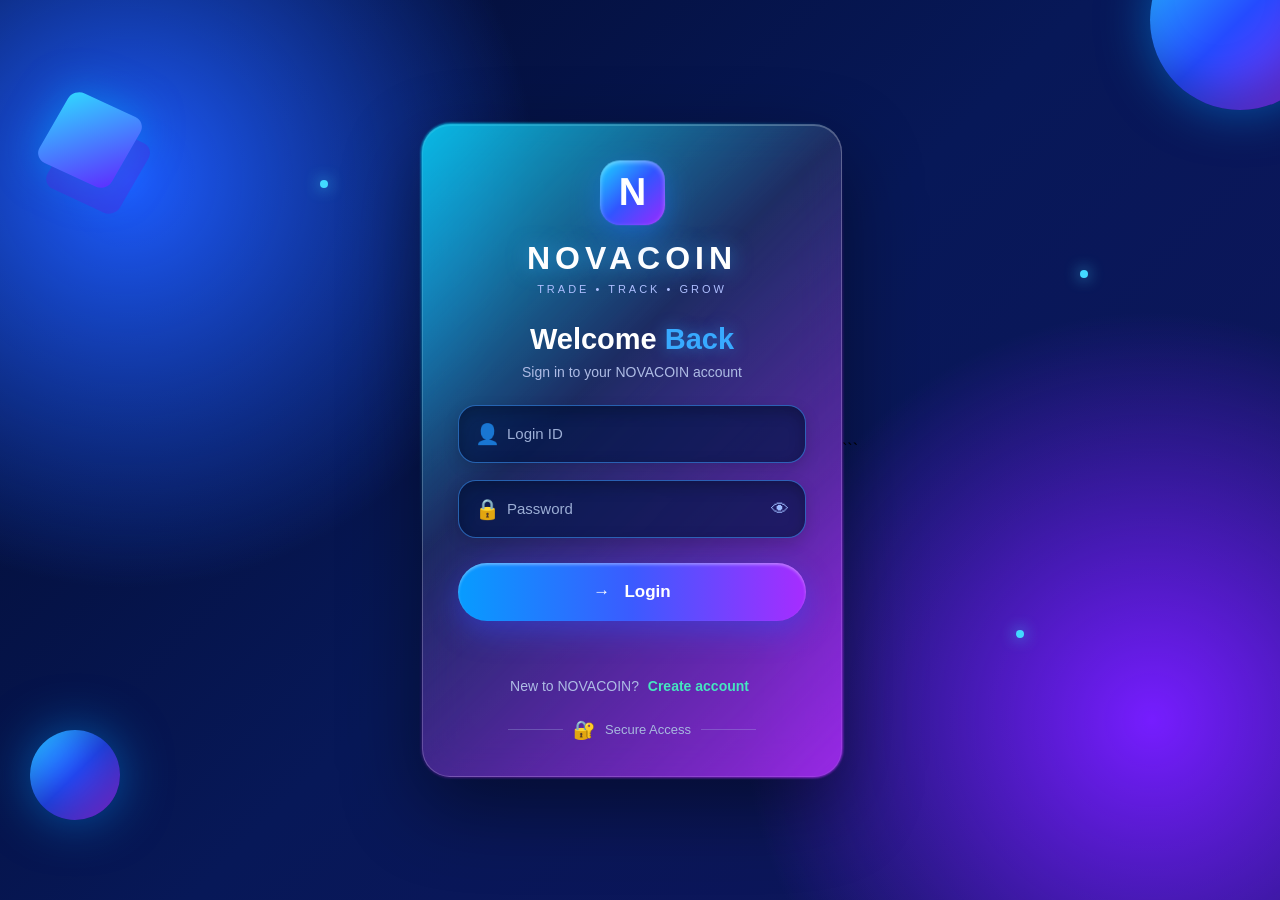
<file: index.html>
<!DOCTYPE html>
<html lang="en">

<head>

    <meta charset="UTF-8">
    <meta name="viewport"
          content="width=device-width, initial-scale=1.0">

    <title>NOVACOIN | Sign In</title>

    <style>

        * {
            box-sizing: border-box;
            margin: 0;
            padding: 0;
        }

        body {

            min-height: 100vh;

            display: flex;
            justify-content: center;
            align-items: center;

            overflow: hidden;

            font-family:
                Arial,
                Helvetica,
                sans-serif;

            background:
                radial-gradient(
                    circle at 10% 20%,
                    #1d5cff 0%,
                    transparent 30%
                ),
                radial-gradient(
                    circle at 90% 80%,
                    #761dff 0%,
                    transparent 30%
                ),
                linear-gradient(
                    135deg,
                    #020b2d,
                    #071858,
                    #10145c
                );

            position: relative;
        }


        /* =========================
           BACKGROUND 3D SHAPES
        ========================== */

        .circle {

            position: absolute;

            width: 180px;
            height: 180px;

            border-radius: 50%;

            background:
                linear-gradient(
                    135deg,
                    #24c6ff,
                    #254bff,
                    #9b2cff
                );

            box-shadow:
                0 0 50px rgba(0, 153, 255, .5),
                inset -20px -20px 40px rgba(0,0,0,.25);

            animation: float 6s ease-in-out infinite;
        }

        .circle.one {

            top: -70px;
            right: -50px;

        }

        .circle.two {

            width: 90px;
            height: 90px;

            left: 30px;
            bottom: 80px;

            animation-delay: 2s;
        }


        /* 3D cube */

        .cube {

            position: absolute;

            width: 80px;
            height: 80px;

            left: 50px;
            top: 100px;

            background:
                linear-gradient(
                    135deg,
                    #30d9ff,
                    #5d2cff
                );

            transform:
                rotate(25deg)
                skew(-5deg);

            border-radius: 12px;

            box-shadow:
                20px 20px 0 rgba(88, 33, 220, .35),
                0 0 40px rgba(0, 174, 255, .5);

            animation:
                cubeFloat 7s ease-in-out infinite;
        }


        /* =========================
           FLOATING DOTS
        ========================== */

        .dot {

            position: absolute;

            width: 8px;
            height: 8px;

            background: #42d9ff;

            border-radius: 50%;

            box-shadow:
                0 0 15px #42d9ff;

            animation:
                float 5s infinite ease-in-out;
        }

        .dot1 {
            top: 20%;
            left: 25%;
        }

        .dot2 {
            top: 70%;
            right: 20%;
            animation-delay: 1s;
        }

        .dot3 {
            top: 30%;
            right: 15%;
            animation-delay: 2s;
        }


        /* =========================
           MAIN LOGIN CARD
        ========================== */

        .login-container {

            width: 92%;
            max-width: 420px;

            padding: 35px;

            position: relative;

            border-radius: 28px;

            background:
                linear-gradient(
                    145deg,
                    rgba(255,255,255,.13),
                    rgba(255,255,255,.04)
                );

            border:
                1px solid rgba(255,255,255,.25);

            backdrop-filter:
                blur(20px);

            -webkit-backdrop-filter:
                blur(20px);

            box-shadow:

                0 30px 80px
                rgba(0,0,0,.45),

                inset 0 1px 0
                rgba(255,255,255,.25);

            z-index: 10;

            animation:
                cardAppear .8s ease;
        }


        /* glowing border */

        .login-container::before {

            content: "";

            position: absolute;

            inset: -2px;

            border-radius: 30px;

            background:
                linear-gradient(
                    135deg,
                    #00d9ff,
                    transparent 40%,
                    #b52cff
                );

            z-index: -1;

            opacity: .8;

            filter: blur(1px);
        }


        /* =========================
           LOGO
        ========================== */

        .logo {

            text-align: center;

            margin-bottom: 8px;
        }

        .logo-icon {

            width: 65px;
            height: 65px;

            margin: auto;

            display: flex;

            justify-content: center;
            align-items: center;

            border-radius: 20px;

            font-size: 38px;
            font-weight: 900;

            color: white;

            background:
                linear-gradient(
                    135deg,
                    #19d9ff,
                    #3155ff,
                    #9c28ff
                );

            box-shadow:

                0 10px 30px
                rgba(28,123,255,.5),

                inset 0 2px 5px
                rgba(255,255,255,.4);

            transform:
                perspective(300px)
                rotateX(5deg);

            animation:
                logoFloat 4s ease-in-out infinite;
        }


        .brand {

            margin-top: 15px;

            color: white;

            font-size: 32px;

            font-weight: 800;

            letter-spacing: 5px;

            text-shadow:
                0 0 20px rgba(52,178,255,.6);
        }

        .tagline {

            margin-top: 6px;

            color: #aebfff;

            font-size: 11px;

            letter-spacing: 3px;
        }


        /* =========================
           WELCOME
        ========================== */

        .welcome {

            text-align: center;

            margin-top: 28px;

            margin-bottom: 25px;
        }

        .welcome h1 {

            color: white;

            font-size: 29px;

            margin-bottom: 8px;
        }

        .welcome h1 span {

            color: #38aaff;

            text-shadow:
                0 0 15px
                rgba(40,170,255,.5);
        }

        .welcome p {

            color: #aebce5;

            font-size: 14px;
        }


        /* =========================
           INPUT
        ========================== */

        .input-group {

            position: relative;

            margin-bottom: 17px;
        }

        .input-group .icon {

            position: absolute;

            left: 17px;
            top: 50%;

            transform:
                translateY(-50%);

            font-size: 20px;

            color: #9dbbff;

            z-index: 2;
        }

        input {

            width: 100%;

            height: 58px;

            padding:
                0 48px;

            border-radius: 18px;

            border:
                1px solid rgba(65,156,255,.55);

            outline: none;

            color: white;

            font-size: 15px;

            background:
                rgba(2,20,70,.65);

            box-shadow:

                inset 0 5px 15px
                rgba(0,0,0,.25),

                0 5px 15px
                rgba(0,0,0,.15);

            transition:
                .3s;
        }

        input::placeholder {

            color: #9caed5;
        }

        input:focus {

            border-color:
                #25c8ff;

            box-shadow:

                0 0 20px
                rgba(0,190,255,.25),

                inset 0 5px 15px
                rgba(0,0,0,.2);
        }


        /* password eye */

        .eye {

            position: absolute;

            right: 17px;
            top: 50%;

            transform:
                translateY(-50%);

            cursor: pointer;

            color: #9dbbff;

            font-size: 18px;
        }


        /* =========================
           LOGIN BUTTON
        ========================== */

        .login-btn {

            width: 100%;

            height: 58px;

            border: none;

            border-radius: 30px;

            margin-top: 8px;

            color: white;

            font-size: 17px;

            font-weight: bold;

            cursor: pointer;

            background:
                linear-gradient(
                    90deg,
                    #079cff,
                    #3b5bff,
                    #a72cff
                );

            box-shadow:

                0 10px 30px
                rgba(48,77,255,.45),

                inset 0 2px 3px
                rgba(255,255,255,.35);

            transition:
                .25s;

            position: relative;

            overflow: hidden;
        }

        .login-btn:hover {

            transform:
                translateY(-3px);

            box-shadow:

                0 15px 40px
                rgba(72,79,255,.65);
        }

        .login-btn:active {

            transform:
                translateY(1px)
                scale(.98);
        }


        .login-btn::after {

            content: "";

            position: absolute;

            top: 0;
            left: -100%;

            width: 50%;
            height: 100%;

            background:
                linear-gradient(
                    90deg,
                    transparent,
                    rgba(255,255,255,.4),
                    transparent
                );

            transform:
                skewX(-20deg);

            animation:
                shine 3s infinite;
        }


        /* =========================
           MESSAGE
        ========================== */

        #message {

            min-height: 22px;

            margin-top: 17px;

            text-align: center;

            font-size: 14px;

            font-weight: bold;

            transition:
                .3s;
        }

        .error {

            color: #ff718b;

            text-shadow:
                0 0 10px
                rgba(255,60,100,.3);
        }

        .success {

            color: #38ffb0;

            text-shadow:
                0 0 10px
                rgba(0,255,150,.4);
        }


        /* =========================
           FOOTER
        ========================== */

        .secure {

            display: flex;

            align-items: center;

            justify-content: center;

            gap: 10px;

            margin-top: 25px;

            color: #a8b9df;

            font-size: 13px;
        }

        .register-link {
            margin-top: 18px;
            text-align: center;
            color: #aebce5;
            font-size: 14px;
        }

        .register-link a {
            color: #46e6c0;
            font: inherit;
            font-weight: 700;
            text-decoration: none;
            padding: 5px;
        }

        .register-link a:hover {
            text-decoration: underline;
        }

        .secure::before,
        .secure::after {

            content: "";

            width: 55px;

            height: 1px;

            background:
                rgba(170,190,230,.3);
        }

        .lock {

            color: #39bfff;

            font-size: 18px;
        }


        /* =========================
           ANIMATIONS
        ========================== */

        @keyframes float {

            0%,100% {
                transform:
                    translateY(0px);
            }

            50% {
                transform:
                    translateY(-25px);
            }
        }

        @keyframes cubeFloat {

            0%,100% {
                transform:
                    rotate(25deg)
                    translateY(0);
            }

            50% {
                transform:
                    rotate(45deg)
                    translateY(-30px);
            }
        }

        @keyframes logoFloat {

            0%,100% {
                transform:
                    translateY(0);
            }

            50% {
                transform:
                    translateY(-6px);
            }
        }

        @keyframes cardAppear {

            from {

                opacity: 0;

                transform:
                    perspective(800px)
                    rotateX(12deg)
                    translateY(40px);
            }

            to {

                opacity: 1;

                transform:
                    perspective(800px)
                    rotateX(0)
                    translateY(0);
            }
        }

        @keyframes shine {

            0% {
                left: -100%;
            }

            40%,100% {
                left: 150%;
            }
        }


        /* =========================
           MOBILE
        ========================== */

        @media (max-width: 480px) {

            .login-container {

                padding:
                    27px 22px;

                border-radius:
                    24px;
            }

            .brand {

                font-size: 28px;
            }

            .welcome h1 {

                font-size: 26px;
            }

            .cube {

                left: -25px;
            }

            .circle.two {

                left: -30px;
            }
        }

    </style>

</head>


<body>


    <!-- Background 3D objects -->

    <div class="circle one"></div>

    <div class="circle two"></div>

    <div class="cube"></div>

    <div class="dot dot1"></div>
    <div class="dot dot2"></div>
    <div class="dot dot3"></div>


    <!-- LOGIN CARD -->

    <div class="login-container">


        <!-- LOGO -->

        <div class="logo">

            <div class="logo-icon">
                N
            </div>

            <div class="brand">
                NOVACOIN
            </div>

            <div class="tagline">
                TRADE • TRACK • GROW
            </div>

        </div>


        <!-- WELCOME -->

        <div class="welcome">

            <h1>
                Welcome <span>Back</span>
            </h1>

            <p>
                Sign in to your NOVACOIN account
            </p>

        </div>


        <!-- LOGIN ID -->

        <div class="input-group">

            <span class="icon">👤</span>

            <input
                type="text"
                id="loginId"
                placeholder="Login ID"
                autocomplete="off"
            >

        </div>


        <!-- PASSWORD -->

        <div class="input-group">

            <span class="icon">🔒</span>

            <input
                type="password"
                id="password"
                placeholder="Password"
            >

            <span
                class="eye"
                onclick="togglePassword()"
                id="eye">

                👁

            </span>

        </div>


        <!-- LOGIN -->

        <button
            class="login-btn"
            onclick="login()">

            → &nbsp; Login

        </button>


        <!-- MESSAGE -->

        <div
            id="message">
        </div>


        <!-- REGISTER LINK: registration page is maintained separately -->
        <div class="register-link">
            New to NOVACOIN?
            <a href="register.html">Create account</a>
        </div>

        <!-- SECURE -->

        <div class="secure">

            <span class="lock">
                🔐
            </span>

            Secure Access

        </div>


    </div>


<script>


    /* ==================================
       OFFLINE USERS
       ================================== */

    const users = {

        "RITIK123": {
            password: "Ritik@123",
            link: "https://rishavi1.github.io/nova-coin/all/ritik/index.html"
        },

        "PRITHVI123": {
            password: "Prithvi@123",
            link: "https://rishavi1.github.io/nova-coin/all/prithvi/index.html"
        },

        "RISHAV123": {
            password: "Rishav@123",
            link: "https://rishavi1.github.io/nova-coin/all/rishav/index.html"
        },

       
    };


    /* ==================================
       LOGIN
       ================================== */

    function login() {

        // Login IDs are stored as uppercase keys, so normalize user input
        // to uppercase before looking up an account.
        const id =
            document
            .getElementById("loginId")
            .value
            .trim()
            .toUpperCase();

        const password =
            document
            .getElementById("password")
            .value;

        const message =
            document
            .getElementById("message");


        /*
         * Empty ID
         */

        if (id === "") {

            message.innerHTML =
                "Please enter Login ID";

            message.className =
                "error";

            return;
        }


        /*
         * Empty password
         */

        if (password === "") {

            message.innerHTML =
                "Please enter password";

            message.className =
                "error";

            return;
        }


        /*
         * USER DOES NOT EXIST
         */

        let savedUsers = {};
        try {
            savedUsers = JSON.parse(localStorage.getItem("novacoinUsers") || "{}");
            if (!savedUsers || typeof savedUsers !== "object" || Array.isArray(savedUsers)) {
                savedUsers = {};
            }
        } catch (error) {
            savedUsers = {};
        }

        // Normalize saved registration IDs too, so case differences such as
        // rishav123, Rishav123, and RISHAV123 do not cause false failures.
        const normalizedSavedUsers = {};
        Object.keys(savedUsers).forEach(function(savedId) {
            const user = savedUsers[savedId];
            if (user && typeof user === "object") {
                normalizedSavedUsers[savedId.trim().toUpperCase()] = user;
            }
        });
        const accountUsers = { ...users, ...normalizedSavedUsers };

        if (!accountUsers[id]) {

            message.innerHTML =
                "⚠ Account does not exist";

            message.className =
                "error";

            return;
        }


        /*
         * WRONG PASSWORD
         */

        if (accountUsers[id].password !== password) {

            message.innerHTML =
                "⚠ Password is wrong";

            message.className =
                "error";

            return;
        }


        /*
         * LOGIN SUCCESS
         */

        message.innerHTML =
            "✓ Login successful";

        message.className =
            "success";


        /*
         * Redirect
         */

        setTimeout(function() {

            window.location.href =
                accountUsers[id].link || "index.html";

        }, 700);

    }


    /* ==================================
       SHOW / HIDE PASSWORD
       ================================== */

    function togglePassword() {

        const password =
            document.getElementById("password");

        const eye =
            document.getElementById("eye");


        if (password.type === "password") {

            password.type = "text";

            eye.innerHTML = "🙈";

        } else {

            password.type = "password";

            eye.innerHTML = "👁";

        }

    }


    /* ==================================
       ENTER KEY LOGIN
       ================================== */

    document.addEventListener(
        "keydown",
        function(event) {

            if (event.key === "Enter") {

                login();

            }

        }
    );

</script>


</body>

</html>
```
</file>
